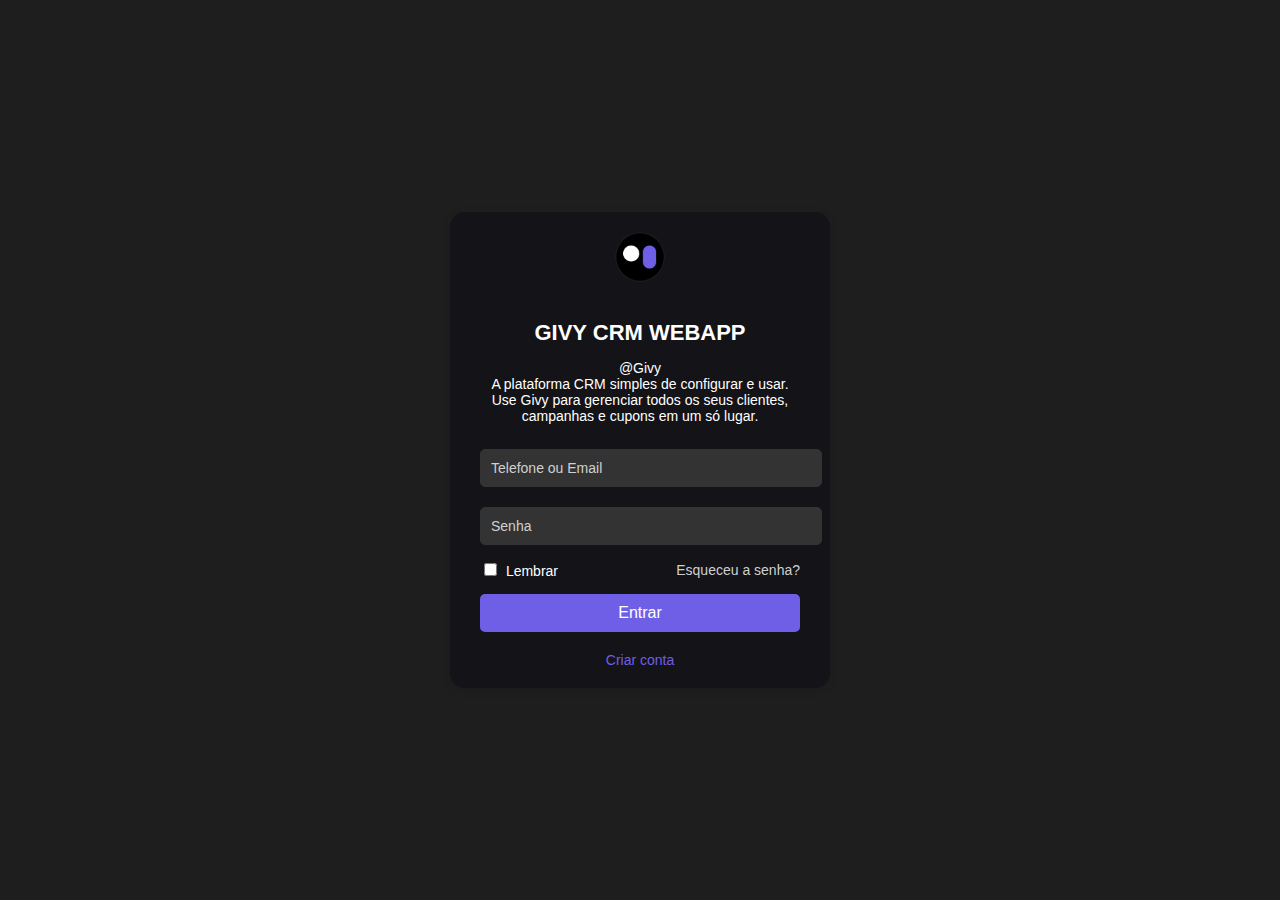
<file: index.html>
<!DOCTYPE html>
<html lang="pt-BRz">

<head>
    <meta charset="UTF-8">
    <meta name="viewport" content="width=device-width, initial-scale=1.0">
    <title>Tela de Login</title>
    <link rel="stylesheet" href="styles.css">
</head>

<body>
    <div class="login-container">
        <img src="./frontpage/profile-image.png" alt="Logo">
        <h1>GIVY CRM WEBAPP</h1>
        <p>@Givy<br>A plataforma CRM simples de configurar e usar. Use Givy para gerenciar todos os seus clientes,
            campanhas e cupons em um só lugar.</p>
        <div class="input-group">
            <input type="text" placeholder="Telefone ou Email">
        </div>
        <div class="input-group">
            <input type="password" placeholder="Senha">
        </div>
        <div class="options">
            <label>
                <input type="checkbox"> Lembrar
            </label>
            <a href="#">Esqueceu a senha?</a>
        </div>
        <button class="login-btn">Entrar</button>
        <div class="create-membership">
            <a href="#">Criar conta</a>
        </div>
    </div>
</body>

</html>
</file>
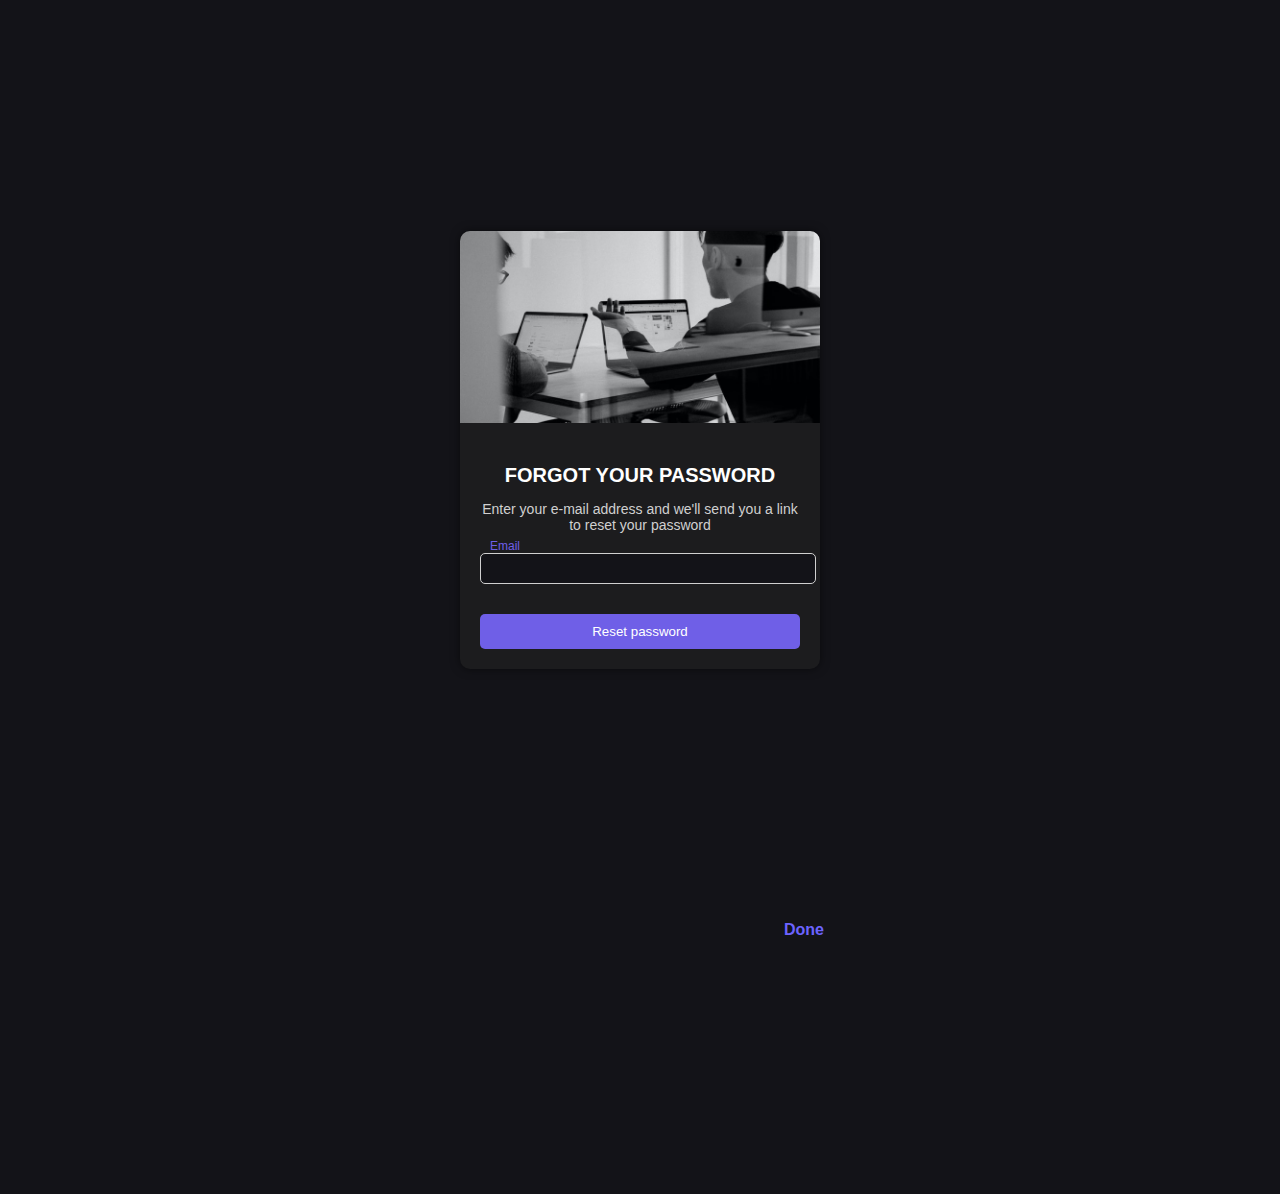
<file: changePassword/index.html>
<!DOCTYPE html>
<html lang="pt-brz">

<head>
    <meta charset="UTF-8">
    <meta name="viewport" content="width=device-width, initial-scale=1.0">
    <title>Forgot Password</title>
    <link rel="stylesheet" href="styles.css">
</head>

<body>
    <div class="container">
        <div class="header-image">
            <img src="header-image.png" alt="Header Image">
        </div>
        <div class="form-container">
            <h2>FORGOT YOUR PASSWORD</h2>
            <p>Enter your e-mail address and we'll send you a link to reset your password</p>
            <form action="forgot-password">
                <div class="input-group floating-label">
                    <input type="email" id="email" name="email" required>
                    <label for="email">Email</label>
                </div>
                <button type="button" class="btn" onclick="popupAnimation()">Reset password</button>
            </form>
        </div>
        <div id="pop-up">
            <button type="button" class="btnPopup" onclick="popupAnimationReverse()">Done</button>
            <h1>CONFIRM EMAIL ADDRESS</h1>
            <p>We sent a confirmation email to:</p>
            <p class="email">John_doe@gmail.com</p>
            <p class="instruction">Check your email and click on the confirmation link to continue.</p>

        </div>
    </div>
    <script>
        function popupAnimation() {
            const popup = document.getElementById('pop-up');
            popup.style.animation = 'pop-up 1s forwards'

        }

        function popupAnimationReverse() {
            const popup = document.getElementById('pop-up');
            popup.style.animation = 'pop-upLower 1s forwards'

        }

    </script>
</body>

</html>
</file>
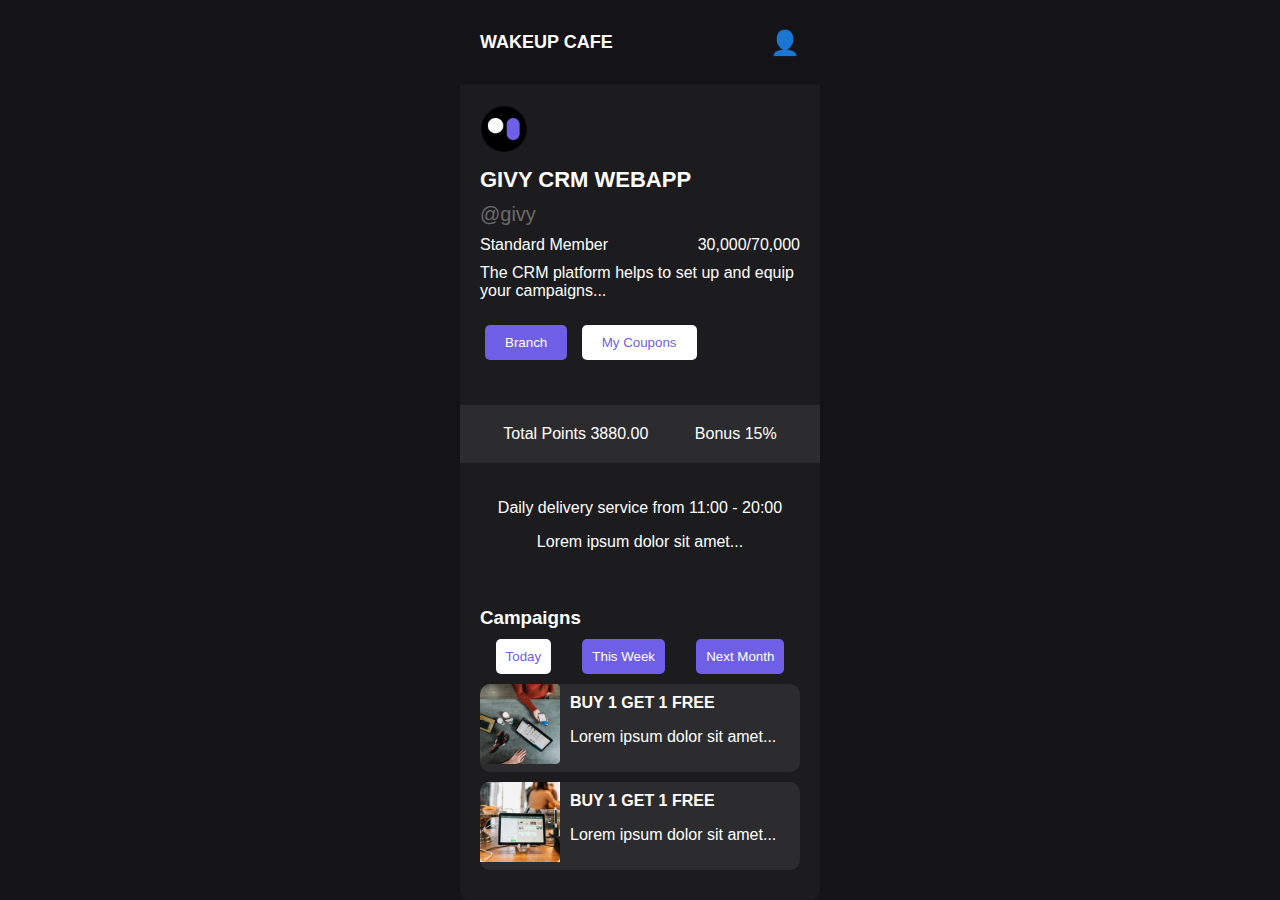
<file: frontpage/index.html>
<!DOCTYPE html>
<html lang="pt-brz">

<head>
    <meta charset="UTF-8">
    <meta name="viewport" content="width=device-width, initial-scale=1.0">
    <title>GIVY CRM WebApp</title>
    <link rel="stylesheet" href="styles.css">
</head>

<body>
    <div class="container">
        <header class="header">
            <h1>WAKEUP CAFE</h1>
            <div class="user-icon">👤</div>
        </header>

        <div class="profile">
            <img id="profile-img" src="profile-image.png" alt="Profile Image">
            <h2>GIVY CRM WEBAPP</h2>
            <p class="user-id">@givy</p>
            <div class="member-info">
                <span>Standard Member</span>
                <span>30,000/70,000</span>
            </div>
            <p>The CRM platform helps to set up and equip your campaigns...</p>
            <div class="buttons">
                <button class="btn">Branch</button>
                <button class="btn active">My Coupons</button>
            </div>
        </div>

        <div class="stats">
            <div class="stat">
                <span>Total Points</span>
                <span>3880.00</span>
            </div>
            <div class="stat">
                <span>Bonus</span>
                <span>15%</span>
            </div>
        </div>

        <div class="delivery-info">
            <p>Daily delivery service from 11:00 - 20:00</p>
            <p>Lorem ipsum dolor sit amet...</p>
        </div>

        <div class="campaigns">
            <h3>Campaigns</h3>
            <div class="tabs">
                <button class="tab active">Today</button>
                <button class="tab">This Week</button>
                <button class="tab">Next Month</button>
            </div>
            <div class="campaign-list">
                <div class="campaign">
                    <img src="campaign1.png" alt="Campaign Image">
                    <div class="campaign-info">
                        <h4>BUY 1 GET 1 FREE</h4>
                        <p>Lorem ipsum dolor sit amet...</p>
                    </div>
                </div>
                <div class="campaign">
                    <img src="campaign2.jpg" alt="Campaign Image">
                    <div class="campaign-info">
                        <h4>BUY 1 GET 1 FREE</h4>
                        <p>Lorem ipsum dolor sit amet...</p>
                    </div>
                </div>

            </div>
        </div>
    </div>

</body>

</html>
</file>
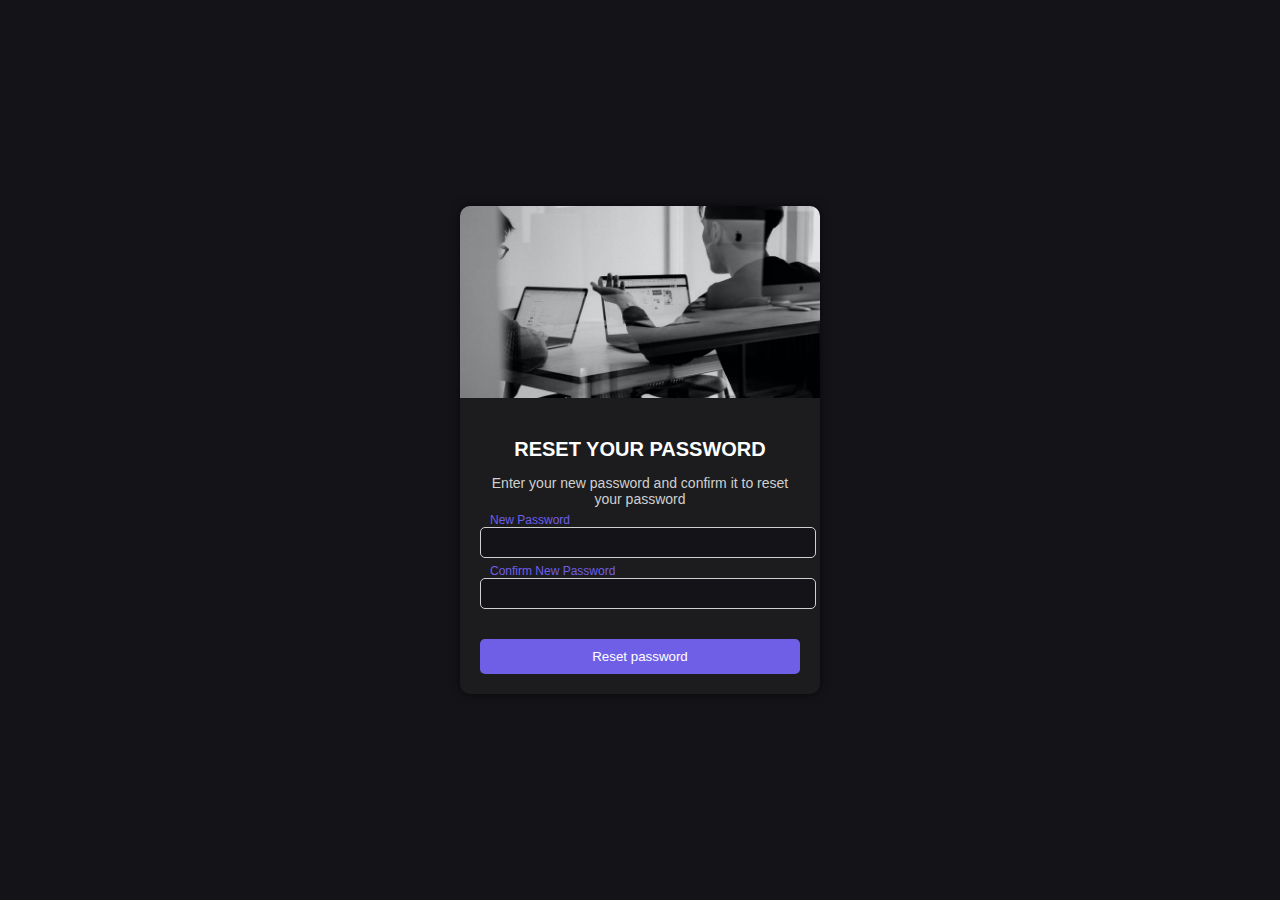
<file: changePassword/indexReset.html>
<!DOCTYPE html>
<html lang="pt-brz">

<head>
    <meta charset="UTF-8">
    <meta name="viewport" content="width=device-width, initial-scale=1.0">
    <title>Reset Password</title>
    <link rel="stylesheet" href="styles.css">
</head>

<body>
    <div class="container">
        <div class="header-image">
            <img src="header-image.png" alt="Header Image">
        </div>
        <div class="form-container">
            <h2>RESET YOUR PASSWORD</h2>
            <p>Enter your new password and confirm it to reset your password</p>
            <form action="reset-password">
                <div class="input-group floating-label">
                    <input type="password" id="new-password" name="new-password" required>
                    <label for="new-password">New Password</label>
                </div>
                <div class="input-group floating-label">
                    <input type="password" id="confirm-password" name="confirm-password" required>
                    <label for="confirm-password">Confirm New Password</label>
                </div>
                <button type="button" class="btn">Reset password</button>
            </form>
        </div>
    </div>
</body>

</html>
</file>
<file: styles.css>
body {
    display: flex;
    justify-content: center;
    align-items: center;
    height: 100vh;
    margin: 0;
    font-family: Arial, sans-serif;
    background-color: #1E1E1E;
}

.login-container {
    background-color: #131318;
    padding: 20px 30px;
    border-radius: 15px;
    box-shadow: 0 2px 10px rgba(0, 0, 0, 0.1);
    text-align: center;
    color: #FFFFFF;
    width: 320px;
}

.login-container img {
    width: 50px;
    border-radius: 50%;
    margin-bottom: 20px;
}

.login-container h1 {
    font-size: 22px;
    margin-bottom: 10px;
}

.login-container p {
    font-size: 14px;
    margin-bottom: 20px;
}

.input-group {
    margin-bottom: 15px;
}

.input-group input {
    width: 100%;
    padding: 10px;
    margin-top: 5px;
    border: 1px solid #333;
    border-radius: 5px;
    background-color: #333;
    color: white;
    font-size: 14px;
}

.input-group input::placeholder {
    color: #D0D0D0;
}

.options {
    display: flex;
    justify-content: space-between;
    align-items: center;
    font-size: 14px;
}

.options input {
    margin-right: 5px;
}

.options a {
    color: #D0D0D0;
    text-decoration: none;
}

.options a:hover {
    text-decoration: underline;
}

.login-btn {
    background-color: #6F5FE7;
    border: none;
    color: white;
    padding: 10px 0;
    width: 100%;
    border-radius: 5px;
    font-size: 16px;
    cursor: pointer;
    margin-top: 15px;
}

.login-btn:hover {
    background-color: #5a0ba0;
}

.create-membership {
    margin-top: 20px;
    font-size: 14px;
}

.create-membership a {
    color: #6F5FE7;
    text-decoration: none;
}

.create-membership a:hover {
    text-decoration: underline;
}
</file>
<file: changePassword/styles.css>
:root {
    --primary-color: #6F5FE7;
    --secondary-color: #FFFFFF;
    --action-color: #6F5FE7;
    --grey-color: #D0D0D0;
    --black-color: #131318;
}



body {
    font-family: Arial, sans-serif;
    background-color: #131318;
    color: #FFFFFF;
    margin: 0;
    padding: 0;
    display: flex;
    justify-content: center;
    align-items: center;
    height: 100vh;
}

.container {
    width: 360px;
    background-color: #1C1C1E;
    border-radius: 10px;
    overflow: hidden;
    box-shadow: 0 0 10px rgba(0, 0, 0, 0.5);
}

.header-image img {
    width: 100%;
    height: auto;
}

.form-container {
    padding: 20px;
    text-align: center;
}

.form-container h2 {
    font-size: 20px;
    margin-bottom: 10px;
}

.form-container p {
    font-size: 14px;
    margin-bottom: 20px;
    color: #D0D0D0;
}

.input-group {
    position: relative;
    margin-bottom: 20px;
}

.input-group input {
    width: 100%;
    padding: 7px;
    border: 1px solid #D0D0D0;
    border-radius: 5px;
    background-color: #131318;
    color: #FFFFFF;
}

.input-group label {
    position: absolute;
    left: 10px;
    top: 50%;
    transform: translateY(-50%);
    color: #D0D0D0;
    pointer-events: none;
    transition: all 0.2s;
}

.input-group input:focus+label,
.input-group input:not(:placeholder-shown)+label {
    top: -7px;
    left: 10px;
    font-size: 12px;
    color: #6F5FE7;
}

.btn {
    background-color: #6F5FE7;
    color: #FFFFFF;
    border: none;
    padding: 10px 20px;
    border-radius: 5px;
    cursor: pointer;
    width: 100%;
    margin-top: 10px;
}

.btnPopup {
    background-color: transparent;
    border: none;
    color: #6c63ff;
    font-size: 16px;
    font-weight: bold;
    position: absolute;
    top: 20px;
    right: 5px;
    cursor: pointer;
}


#pop-up {
    width: 375px;
    height: 0px;
    background-color: #D0D0D0;
    position: absolute;
    bottom: 0px;
    border-radius: 20px 20px 0px 0px;


}

#pop-up h1 {
    font-size: 24px;
    font-weight: bold;
    margin-top: 50px;
    margin-bottom: 10px;
    color: var(--black-color);
    text-align: center;

}

#pop-up p {
    font-size: 16px;
    margin-bottom: 10px;
    color: var(--black-color);
    text-align: center;

}

#pop-up .email {
    font-weight: bold;
    font-size: 14px;
    margin-bottom: 20px;
    color: var(--black-color);
    text-align: center;
    transform: translateY(50%);
}

#pop-up .instruction {
    font-size: 14px;
    color: var(--black-color);
    position: relative;
    bottom: -100px;
    left: 50%;
    transform: translateX(-50%);
    width: 100%;
    text-align: center;
}





.popup-animation {
    animation: pop-up 1s;
}

@keyframes pop-up {
    0% {
        display: block;


    }

    1% {
        height: 0px;
    }

    100% {
        height: 350px;
    }
}

@keyframes pop-upLower {
    0% {
        height: 350px;
    }

    99% {
        height: 0px;
    }

    100% {
        display: none;
    }
}
</file>
<file: frontpage/styles.css>
body {
    font-family: Arial, sans-serif;
    background-color: #131318;
    color: #FFFFFF;
    margin: 0;
    padding: 0;
    display: flex;
    justify-content: center;
    align-items: center;
    height: 100vh;
}

.container {
    width: 360px;
    background-color: #1C1C1E;
    border-radius: 10px;
    overflow: hidden;
}

.header {
    display: flex;
    justify-content: space-between;
    align-items: center;
    padding: 20px;
    background-color: #131318;
}


.user-id {
    font-size: 20px;
    color: #6B6B6B;
}


.header h1 {
    font-size: 18px;
}

.user-icon {
    font-size: 24px;
}

.profile {

    padding: 20px;
    background-color: #1C1C1E;
}

#profile-img {
    width: 15%;
    height: 50%;
    border-radius: 10px;

}

.profile h2 {
    font-size: 22px;
    margin: 10px 0;
}

.profile p {
    margin: 5px 0;
}

.member-info {
    display: flex;
    justify-content: space-between;
    margin: 10px 0;
}

.buttons {
    margin: 20px 0;
}

.buttons .btn {
    background-color: #6F5FE7;
    color: #FFFFFF;
    border: none;
    padding: 10px 20px;
    border-radius: 5px;
    margin: 5px;
    cursor: pointer;
}

.buttons .btn.active {
    background-color: #FFFFFF;
    color: #6F5FE7;
}

.stats {
    display: flex;
    justify-content: space-around;
    padding: 20px;
    background-color: #2C2C2E;
}

.stat {
    text-align: center;
}

.delivery-info {
    background-color: #1C1C1E;
    padding: 20px;
    text-align: center;
}

.campaigns {
    background-color: #1C1C1E;
    padding: 20px;
}

.campaigns h3 {
    margin: 0 0 10px 0;
}

.tabs {
    display: flex;
    justify-content: space-around;
    margin-bottom: 10px;
}

.tabs .tab {
    background-color: #6F5FE7;
    color: #FFFFFF;
    border: none;
    padding: 10px;
    border-radius: 5px;
    cursor: pointer;
}

.tabs .tab.active {
    background-color: #FFFFFF;
    color: #6F5FE7;
}

.campaign-list {
    display: flex;
    flex-direction: column;
}

.campaign {
    display: flex;
    background-color: #2C2C2E;
    border-radius: 10px;
    overflow: hidden;
    margin-bottom: 10px;
}

.campaign img {
    width: 80px;
    height: 80px;
    object-fit: cover;
}

.campaign-info {
    padding: 10px;
    flex-grow: 1;
}

.campaign-info h4 {
    margin: 0;
    font-size: 16px;
}
</file>
